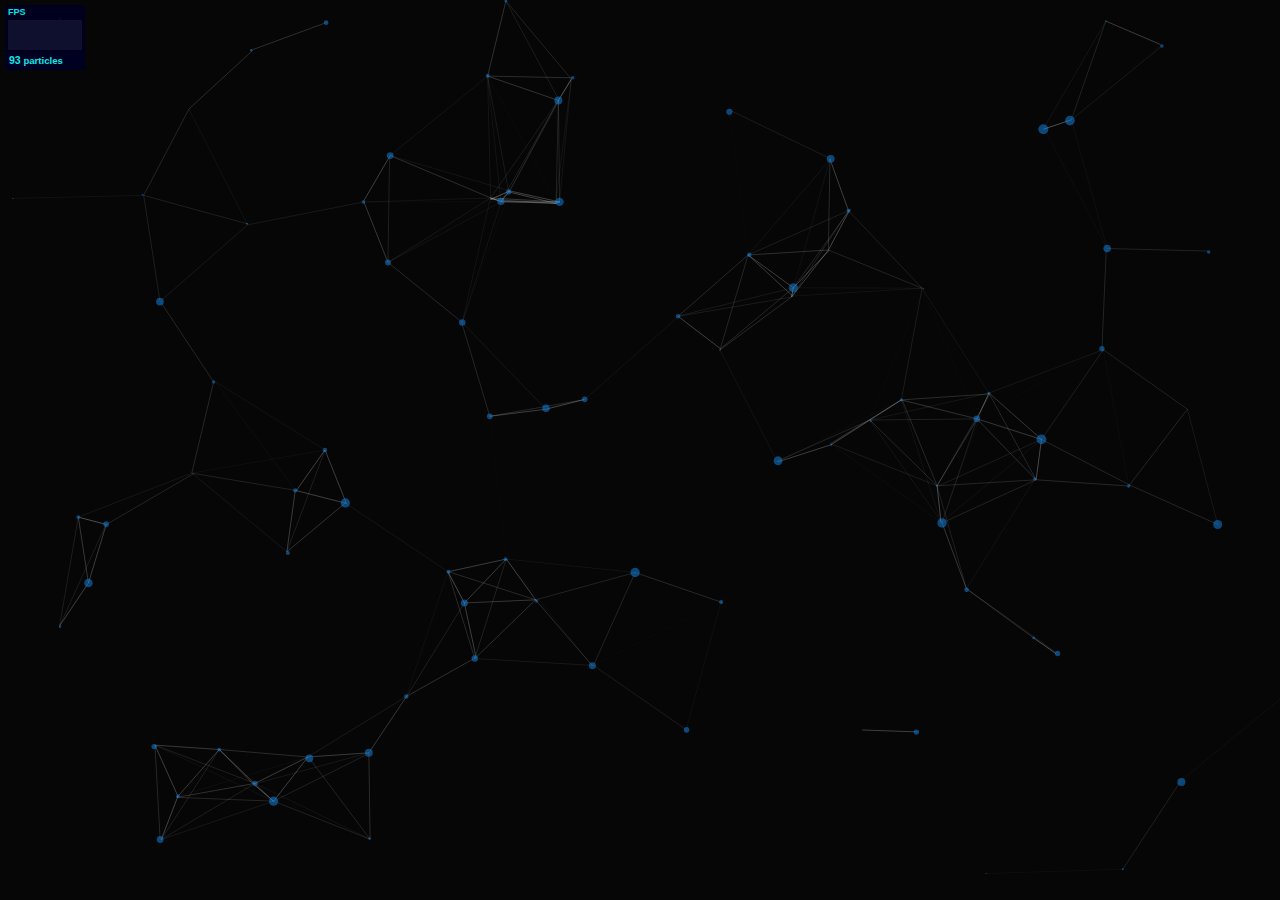
<file: static/libs/particles/index.html>
<!DOCTYPE html>
<html lang="en">
<head>
  <meta charset="utf-8">
  <title>particles.js</title>
  <meta name="description" content="particles.js is a lightweight JavaScript library for creating particles.">
  <meta name="author" content="Vincent Garreau" />
  <meta name="viewport" content="width=device-width, initial-scale=1.0, minimum-scale=1.0, maximum-scale=1.0, user-scalable=no">
  <link rel="stylesheet" media="screen" href="css/style.css">
</head>
<body>

<!-- count particles -->
<div class="count-particles">
  <span class="js-count-particles">--</span> particles
</div>

<!-- particles.js container -->
<div id="particles-js"></div>

<!-- scripts -->
<script src="particles.min.js"></script>
<script src="js/app.js"></script>

<!-- stats.js -->
<script src="js/lib/stats.js"></script>
<script>
  var count_particles, stats, update;
  stats = new Stats;
  stats.setMode(0);
  stats.domElement.style.position = 'absolute';
  stats.domElement.style.left = '0px';
  stats.domElement.style.top = '0px';
  document.body.appendChild(stats.domElement);
  count_particles = document.querySelector('.js-count-particles');
  update = function() {
    stats.begin();
    stats.end();
    if (window.pJSDom[0].pJS.particles && window.pJSDom[0].pJS.particles.array) {
      count_particles.innerText = window.pJSDom[0].pJS.particles.array.length;
    }
    requestAnimationFrame(update);
  };
  requestAnimationFrame(update);
</script>

</body>
</html>
</file>
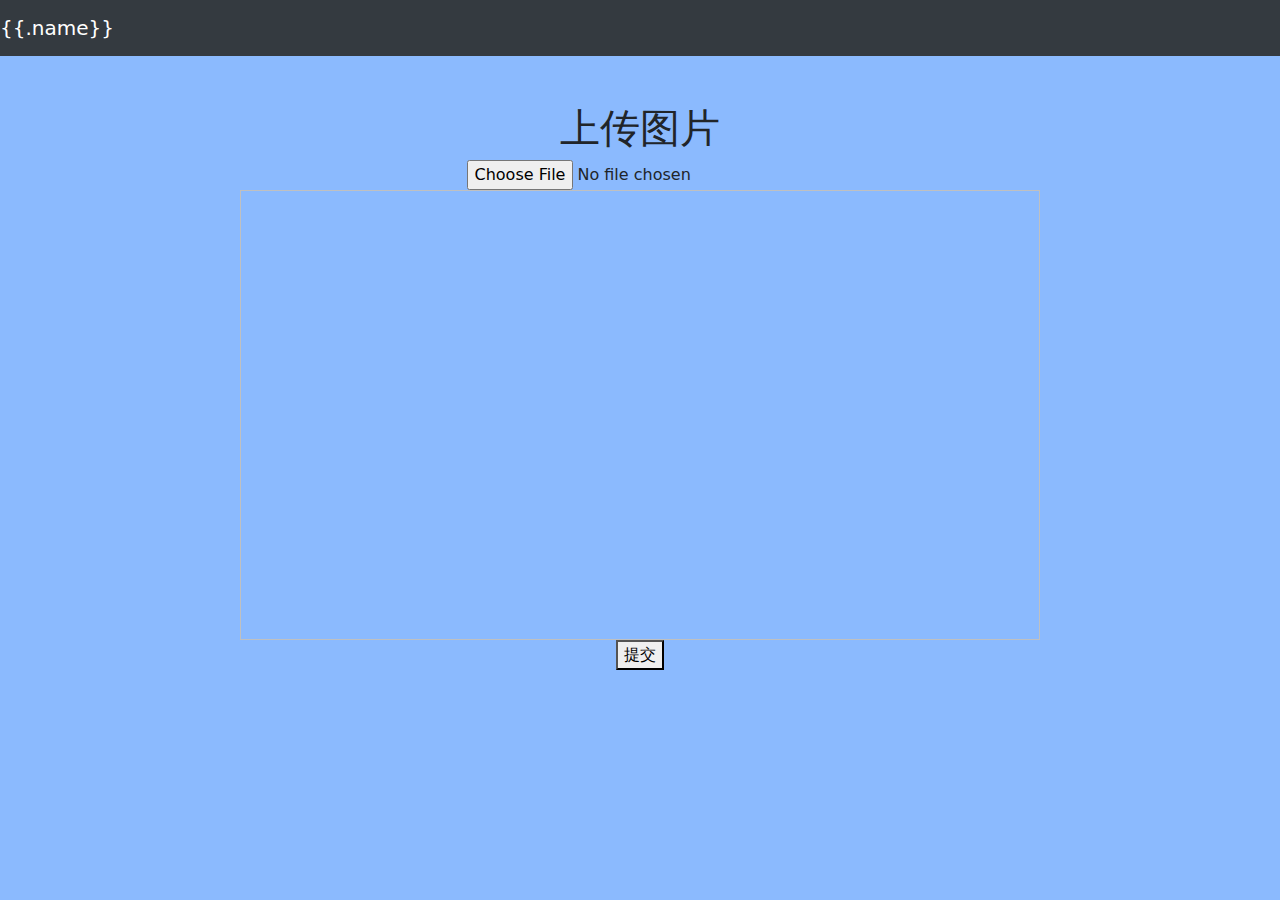
<file: templates/AddPhoto.html>
<!DOCTYPE HTML>
<html>
<head>
    <meta charset="utf-8">
    <title>HTML5 图片上传预览</title>
    <script src="../static/libs/jquery-3.5.0/jquery-3.5.0.min.js"></script>
    <script src="../static/js/bootstrap.js"></script>

    <link rel="stylesheet" href="../static/css/bootstrap.css">
    <link rel="stylesheet" type="text/css" href="../static/css/AddPhoto.css">
</head>
<body>
<nav class="navbar navbar-expand-md navbar-dark bg-dark">
    <span class="navbar-brand">{{.name}}</span>
    <button class="navbar-toggler" data-toggle="collapse" data-target="#navbar">
        <span class="navbar-toggler-icon"></span>
    </button>
    <div id="navbar" class="collapse navbar-collapse">
        <ul class="navbar-nav">
        </ul>
    </div>
</nav>
<br>
<div class="text-center" id="main-show">
    <br/>
    <div class="container">
        <h1>上传图片</h1>
        <form action="/homepage/AddPicutre" method="post"  enctype="multipart/form-data">
            <input type="file" accept="image/*" onchange="loadFile(event)" name="f1">
            <br/>
            <img id="output" />
            <br/>
            <button type="submit">提交</button>
        </form>
    </div>
</div>
</body>
<script type="text/javascript">
    var loadFile = function(event) {
        var output = document.getElementById('output');
        output.src = URL.createObjectURL(event.target.files[0]);
        output.onload = function() {
            URL.revokeObjectURL(output.src) // free memory
        }
    };
</script>
</html>
</file>
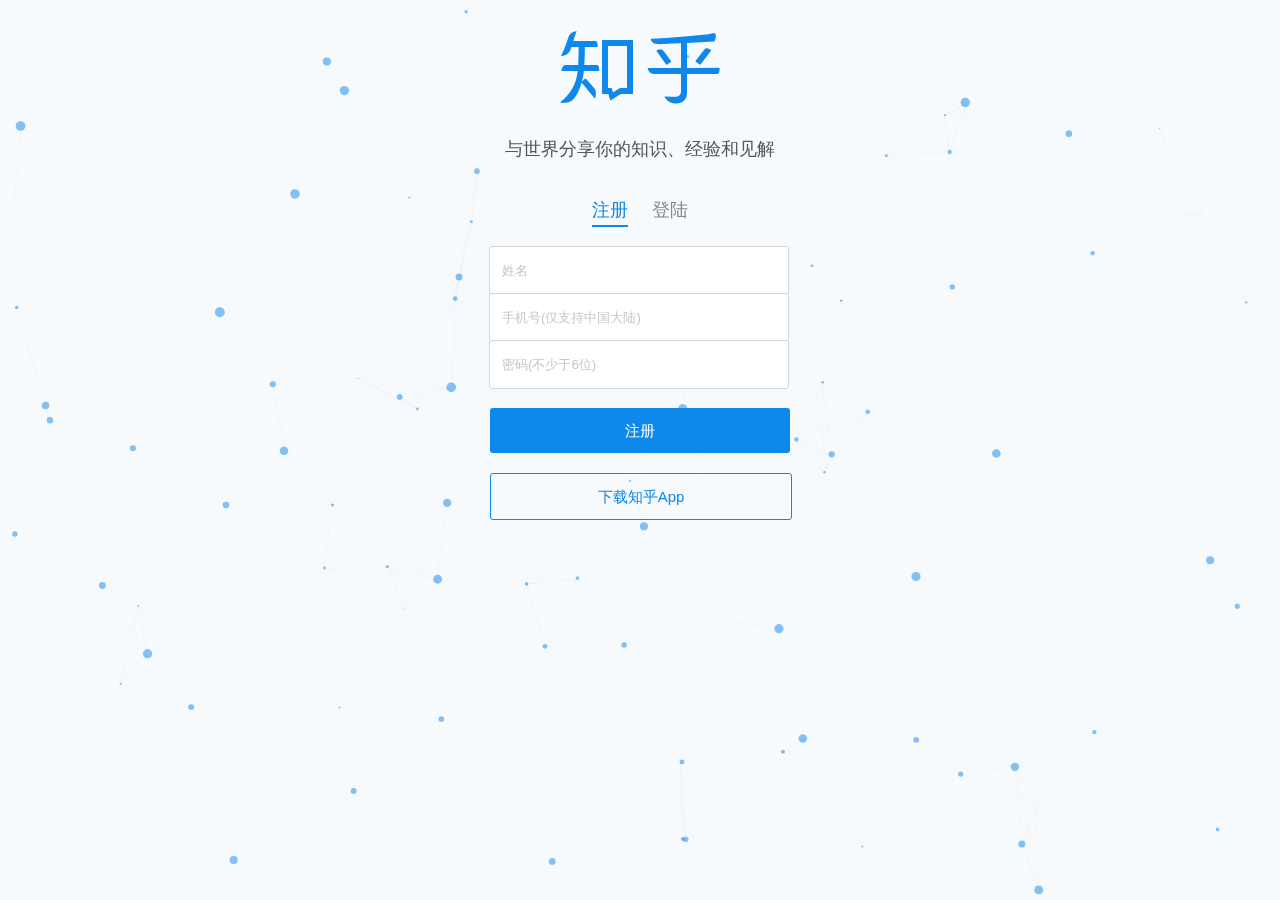
<file: templates/register.html>
<!DOCTYPE html>
<html lang="en">
<head>
	<meta charset="UTF-8" />
	<title>注册</title>
	<link rel="stylesheet" href="../static/libs/particles/css/style.css">
	<link rel="stylesheet" href="../static/libs/sweetalert2/sweetalert2.min.css">
	<link rel="stylesheet" href="../static/css/base.css">
	<link rel="stylesheet" href="../static/css/login.css">
</head>
<body>
	<!-- particles.js container -->
	<div id="particles-js"></div>
	<div id="wrapper">
		<div>
			<img src="../static/img/zhihu_old_logo.png" />
			<h2>与世界分享你的知识、经验和见解</h2>
		</div>
		<nav class="switch_nav">
			<a href="javascript:;" id="switch_signup" class="switch_btn on">注册</a>
			<a href="/login" id="switch_login" class="switch_btn">登陆</a>
			<div class="switch_bottom" id="switch_bottom"></div>
		</nav>
		<form method="post" action="">
			<ul class="group_input">
				<li>
					<input type="text" placeholder="姓名" class="name required" id="name" name="name" />
				</li>
				<li>
					<input type="text" placeholder="手机号(仅支持中国大陆)" class="mobile required" id="mobile" name="mobile" />
				</li>
				<li>
					<input type="password" placeholder="密码(不少于6位)" class="psd required" id="psd" name="psd"/>
				</li>
			</ul>
			<button type="submit" class="submit_btn" id="btnSubmit" onclick="sendSubmit()">注册</button>
			<!--<span class="agreement-tip">点击「注册」按钮，即代表你同意<a href="javascript:;">《知乎协议》</a></span>-->
		</form>
		<div class="QRcode_btn">
			<div type="submit" class="submit_btn download_btn">下载知乎App</div>
			<div class="QRcode">
				<img src="../static/img/QRcode.png" alt="QRcode" />
				<div class="box"></div>
			</div>

		</div>
  

	</div>
	<script src="../static/libs/jquery-3.5.0/jquery-3.5.0.min.js"></script>
	<script src="../static/libs/sweetalert2/sweetalert2.min.js"></script>
	<script src="../static/libs/particles/particles.min.js"></script>
	<script src="../static/libs/particles/js/app.js"></script>
	<!-- <script src="../assets/libs/particles/js/lib/stats.js"></script> -->
	<script>
		var count_particles, stats, update;
		stats = new Stats;
		stats.setMode(0);
		stats.domElement.style.position = 'absolute';
		stats.domElement.style.left = '0px';
		stats.domElement.style.top = '0px';
		document.body.appendChild(stats.domElement);
		count_particles = document.querySelector('.js-count-particles');
		update = function() {
			stats.begin();
			stats.end();
			if (window.pJSDom[0].pJS.particles && window.pJSDom[0].pJS.particles.array) {
				count_particles.innerText = window.pJSDom[0].pJS.particles.array.length;
			}
			requestAnimationFrame(update);
		};
		requestAnimationFrame(update);
	</script>	
	<script>
		$(".download_btn").click(function(){
			if($(".QRcode").css("display")=="none"){
				$(".QRcode").show();
				$(".download_btn").text("关闭二维码");
			}else{
				$(".QRcode").hide();
				$(".download_btn").text("下载知乎App");
			}
		});	
	</script>
	<script>
		$(function(){
		//为表单的必填文本框添加提示信息（选择form中的所有后代input元素）
        // $("form :input.required").each(function () {
        //     //通过jquery api：$("HTML字符串") 创建jquery对象
        //     var $required = $("<strong class='high'>*</strong>");
        //     //添加到this对象的父级对象下
        //     $(this).parent().append($required);
        // });
			// var errorMsg = $(".error-msg").text();
		//为表单元素添加失去焦点事件
		$("form :input").blur(function(){
			var $parent = $(this).parent();
			$parent.find(".msg").remove(); //删除以前的提醒元素（find()：查找匹配元素集中元素的所有匹配元素）
			//验证姓名
			if($(this).is("#name")){
				var nameVal = $.trim(this.value);
				var regName = /[~#^$@%&!*()<>:;'"{}【】  ]/;
				if(nameVal == "" || nameVal.length < 2 || regName.test(nameVal)){
					var errorMsg = " 姓名非空，长度2-20位，不包含特殊字符！";
					$parent.append("<span class='msg onError'>" + errorMsg + "</span>");
				} else{
					var okMsg=" 输入正确";
                    $parent.append("<span class='msg onSuccess'>" + okMsg + "</span>");
				}
			}			
			//验证手机号
			if($(this).is("#mobile")){
				var mobileVal = $.trim(this.value);
				var regMobile = /^1[3|4|5|7|8][0-9]{9}$/;
				if(mobileVal == "" || !regMobile.test(mobileVal)){
					var errorMsg = " 请输入有效的11位手机号码！";
					$parent.append("<span class='msg onError'>" + errorMsg + "</span>");
				} else{
					var okMsg=" 输入正确";
                    $parent.append("<span class='msg onSuccess'>" + okMsg + "</span>");
				}
			}
			//验证密码
            if($(this).is("#psd")){
                var psdVal = $.trim(this.value);
                var regPsd = /^(?![0-9]+$)(?![a-zA-Z]+$)[0-9A-Za-z]{6,20}$/;
                if(psdVal== "" || !regPsd.test(psdVal)){
                    var errorMsg = " 密码为6-20位字母、数字的组合！";
                    $parent.append("<span class='msg onError'>" + errorMsg + "</span>");
                }
                else{
                    var okMsg=" 输入正确";
                    $parent.append("<span class='msg onSuccess'>" + okMsg + "</span>");
                }
            }
		}).keyup(function(){
			//triggerHandler 防止事件执行完后，浏览器自动为标签获得焦点
			$(this).triggerHandler("blur"); 
		}).focus(function(){
			$(this).triggerHandler("blur");
		});

				//点击重置按钮时，通过trigger()来触发文本框的失去焦点事件
		$("#btnSubmit").click(function(){
    		//trigger 事件执行完后，浏览器会为submit按钮获得焦点
    		$("form .required:input").trigger("blur"); 
    		var numError = $("form .onError").length;
    		if(numError){
    			alert("输入项错误")
    		}
    	});
		})
		
	</script>
</body>
</html>
</file>
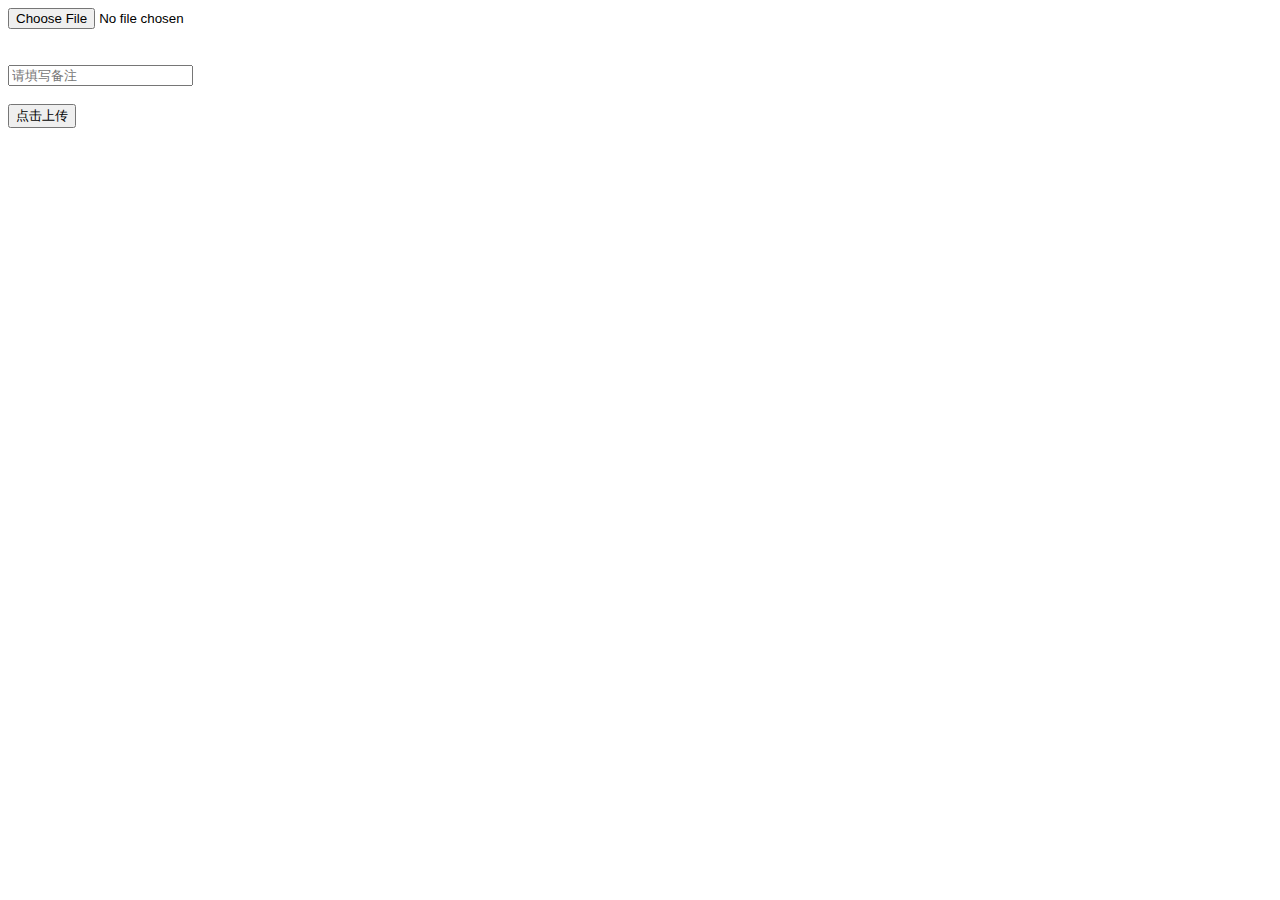
<file: templates/upload.html>
<!DOCTYPE html>
<html lang="en">
<head>
    <meta charset="UTF-8">
    <meta name="viewport" content="width=device-width, initial-scale=1.0">
    <meta http-equiv="X-UA-Compatible" content="ie=edge">
    <title>上传</title>
</head>
<body>
        <form action="/api/upload" method="post" enctype="multipart/form-data">
            <input type="file" name="file"  accept="image/*"><br><br><br>
            <input type="text" name="note" placeholder="请填写备注"><br><br>
            <input type="submit" value="点击上传">
        </form>

</body>
</html>
</file>
<file: static/css/AddPhoto.css>
html,body{
    background-color: #8bbafe;
    background-repeat: no-repeat;
    background-attachment: fixed;
    background-size: cover;
}

.row {
    margin-top: 4px;
    margin-bottom: 4px;
}

#output{
    width: 800px;
    height: 450px;
}
</file>
<file: static/css/base.css>
@charset "utf-8";
body,div,dl,dt,dd,ul,ol,li,h1,h2,h3,h4,h5,h6,pre,code,form,fieldset,legend,input,textarea,p,blockquote,th,td,hr,button,article,aside,details,figcaption,figure,footer,header,hgroup,menu,nav,section {
    margin: 0;
    padding: 0;
}

article,aside,details,figcaption,figure,footer,header,hgroup,menu,nav,section {
    display: block;
}

h1,h2,h3,h4,h5,h6 {
    font-size: 100%;
}

address,cite,dfn,em,i,u,var {
    font-style: normal;
}
strong,b {
	font-weight: normal;
}
code,kbd,pre,samp {
    font-family: courier new,courier,monospace;
}
ul,ol,li {
    list-style: none;
}

a {
    text-decoration: none;
    color: #333;
    cursor: pointer;
}
a:link,
a:visited,
a:hover,
a:active {
	text-decoration: none;
	color: #0f88eb;  /*----- 主色调颜色 -----*/
}
sup {
    vertical-align: text-top;
}

sub {
    vertical-align: text-bottom;
}

legend {
    color: #333;
}

fieldset,img {
    border: 0;
}

img,object {
    vertical-align: middle;
}

table {
    width: 100%;
    max-width: 100%;
    background-color: transparent;
    border-collapse: collapse;
    border-spacing: 0;
}

body {
    color: #333;
    font-family: "Microsoft YaHei",PingFangSC-Regular,Verdana,Arial,Helvetica,sans-serif,"宋体";
    font-size: 12px;
}

/*----- 去掉虚框 -----*/
input:focus, select:focus {outline: 0 !important;} 
button::-moz-focus-inner,
input::-moz-focus-inner {border-color:transparent!important;}


/*----- mobile -----*/
html {-webkit-text-size-adjust: 100%;}
a,button,input,optgroup,select,textarea {
	-webkit-tap-highlight-color: rgba(0,0,0,0);
} 
/*去除系统默认appearance的样式,常用于IOS下移除原生样式*/
input[type="submit"], input[type="reset"], input[type="button"],input[type="text"],input[type="password"],textarea, button { 
	-webkit-appearance: none !important; 
}

/*----- 美化checkbox和radio -----*/
input[type="checkbox"],
input[type="radio"] {
	width: 20px;
	height: 20px;
	background-color:#fff;
	-webkit-appearance:none;
	border:1px solid #c9c9c9;
	border-radius: 2px;
	outline: none;
}
input[type="radio"] {border-radius: 50%;}
input[type="checkbox"]:checked,
input[type="radio"]:checked {
	background-color: #ff7800;
	border-color: #ff7800;
	background-clip: content-box;
	padding:2px;
}

/*a {
	text-decoration:none;
	word-wrap:break-word;
	outline:none;
	transition:all 0.2s ease-in-out;
	-webkit-transition:all 0.2s ease-in-out;
	-moz-transition:all 0.2s ease-in-out;
	-o-transition:all 0.2s ease-in-out;
	-ms-transition:all 0.2s ease-in-out;
}*/

/*----- 占位符样式 -----*/
/*除了Firefox是 ::[prefix]placeholder，其他浏览器都是使用 ::[prefix]input-placeholder*/
input::-webkit-input-placeholder,
textarea::-webkit-input-placeholder {
	color: #c7c7c7;
}
input:-ms-input-placeholder,
textarea:-ms-input-placeholder {  /*----- IE10+ -----*/
	color: #c7c7c7;
}
input:-moz-placeholder,
textarea:-moz-placeholder {  /*----- Firefox4-18 -----*/
	color: #c7c7c7;
}
input::-moz-placeholder,
textarea::-moz-placeholder {  /*----- Firefox19+ -----*/
	color: #c7c7c7;
}
input:focus,
textarea:focus {
	border:1px solid #0f88eb;  /*----- 主色调颜色 -----*/
	/*box-shadow: 0 0 10px #ffdb81;*/
}
</file>
<file: static/css/login.css>
*{
	margin: 0;
	padding: 0;
}
body{
	color: #555;
	font-size: 15px;
	line-height: 1.7;
	background-color: #f7fafc;
	text-align: center;
	font-family: "Helvetica Neue",Helvetica,"PingFang SC","Hiragino Sans GB","Microsoft YaHei",Arial,sans-serif;
}
html,body{
	height: 100%;

}
body,ul,ol,li,h1,h2,h3,h4,h5,p{
	margin:0;
	padding: 0;
}
a{
	text-decoration: none;
}
#particles-js {
	position: absolute;
	top: 0;
	left: 0;
}
#wrapper{
	width:300px;
	margin:0 auto;
	padding-top:30px;
	position: relative;
}
h2{
	margin:30px 0;
	font-weight: 400;
	font-size: 18px;
}
.switch_nav{
	margin:10px 0 20px;
}
.switch_nav a{
	color: #878787;
	font-size: 18px;
	text-align: center;
	margin:0 10px;
	display: inline-block;
}
.switch_nav a:hover{
	color: #555;
}
.switch_nav .switch_btn.on{
	color: #0f88eb;
	border-bottom: 2px solid #0f88eb;
}
.switch_nav .switch_btn{
	color: #878787;

}
.switch_btn_focus{
	color: #0f88eb;
	border-bottom: 2px solid #0f88eb;
}
.switch_btn{
	color:#878787;
	text-decoration: none; 
}
.group_input {
	position: relative;
	text-align: left;
}
.group_input input{
	width: 274px;
	padding: 16px 12px;
	margin: -1px;
	border:1px solid #d5d5d5;
	border-radius: 3px;
	background-color: #fff;
}
.group_input li {
	width: 800px;
	position: relative;
}
.group_input li .msg {
    position: absolute;
    left: 306px;  
}
.group_input li .msg.onError {
	height: 50px;
	line-height: 50px;
	font-size: 12px;
	color: red;
}
.group_input li .msg.onSuccess {
    background: #f7fafc url(../img/reg_bg.png) no-repeat;
    background-position: -9px -4px;
    color: transparent;
    width: 18px;
    height: 18px;
    top: 14px;
}
.agreement-tip{
	font-size: 90%;
	color: #878787;
}

/*#signup{
	display: block;
}
#login{
	display: none;
}*/

.states{
	position: relative;
	width:100%;
	height: 20px;
	font-size: 90%;
	margin-top: 18px;
	color: #878787;
	overflow: hidden;
}
.states .right a{
	color: #555;
}
.states>.social_account{
	position: absolute;
	left: 0;
	color: #878787;
}

.states>.left{
	float: left;
}
.states>.right{
	float: right;
}
.three_MinIcon{
	margin-left:10px;
	display: inline;
}
.three_MinIcon a{
	margin-left:20px;
}
.states .social_account:hover,.states .three_MinIcon img:hover{
	color: #555;
}
.states img{
	display: none;
}

.submit_btn{
	width: 100%;
	box-shadow: none;
	border:0;
	line-height: 45px;
	font-size: 15px;
	display: block;
	margin:20px 0;
	color: #fff;
	background-color: #0f88eb;
	border-radius: 3px;
}
.download_btn{
	border:1px solid #0f88eb;
	color: #0f88eb;
	background-color: transparent;
}
.QRcode_btn{
	position: relative;

}
.QRcode{
	position: absolute;
	background-color: #fff;
	border-radius: 10px;
	box-shadow: 0 0 8px 0 rgba(0,0,0,0.5);
	width: 310px;
	height: 310px;
	bottom: 70px;
	display: none;

}
.QRcode .box{
	position: relative;
	width: 0;
	height:0;
	border-left:20px solid transparent;
	border-right: 20px solid transparent;
	border-top:20px solid #fff;
	filter: drop-shadow(1px 1px 5px #878787);
	left:50%;
	bottom:0;
	overflow: hidden;
	z-index: 1;
	
}
.QRcode img{
	margin:30px;
}
#footer span,#footer a{
	color: #aebdc9;
	font-size: 80%;
	margin-left:6px;
}
#footer a:hover{
	text-decoration: underline;
}
</file>
<file: static/libs/particles/css/style.css>
/* =============================================================================
   HTML5 CSS Reset Minified - Eric Meyer
   ========================================================================== */

html,body,div,span,object,iframe,h1,h2,h3,h4,h5,h6,p,blockquote,pre,abbr,address,cite,code,del,dfn,em,img,ins,kbd,q,samp,small,strong,sub,sup,var,b,i,dl,dt,dd,ol,ul,li,fieldset,form,label,legend,table,caption,tbody,tfoot,thead,tr,th,td,article,aside,canvas,details,figcaption,figure,footer,header,hgroup,menu,nav,section,summary,time,mark,audio,video{margin:0;padding:0;border:0;outline:0;font-size:100%;vertical-align:baseline;background:transparent}
body{line-height:1}
article,aside,details,figcaption,figure,footer,header,hgroup,menu,nav,section{display:block}
nav ul{list-style:none}
blockquote,q{quotes:none}
blockquote:before,blockquote:after,q:before,q:after{content:none}
a{margin:0;padding:0;font-size:100%;vertical-align:baseline;background:transparent;text-decoration:none}
mark{background-color:#ff9;color:#000;font-style:italic;font-weight:bold}
del{text-decoration:line-through}
abbr[title],dfn[title]{border-bottom:1px dotted;cursor:help}
table{border-collapse:collapse;border-spacing:0}
hr{display:block;height:1px;border:0;border-top:1px solid #ccc;margin:1em 0;padding:0}
input,select{vertical-align:middle}
li{list-style:none}


/* =============================================================================
   My CSS
   ========================================================================== */

/* ---- base ---- */

html,body{ width: 100%; height: 100%; background-color: #060606; }

html{
  -webkit-tap-highlight-color: rgba(0, 0, 0, 0);
}

body{
  font:normal 75% Arial, Helvetica, sans-serif;
}

canvas{
  display:block;
  vertical-align:bottom;
}


/* ---- stats.js ---- */

.count-particles{
  background: #000022;
  position: absolute;
  top: 48px;
  left: 0;
  width: 80px;
  color: #13E8E9;
  font-size: .8em;
  text-align: left;
  text-indent: 4px;
  line-height: 14px;
  padding-bottom: 2px;
  font-family: Helvetica, Arial, sans-serif;
  font-weight: bold;
}

.js-count-particles{
  font-size: 1.1em;
}

#stats,
.count-particles{
  -webkit-user-select: none;
  margin-top: 5px;
  margin-left: 5px;
}

#stats{
  border-radius: 3px 3px 0 0;
  overflow: hidden;
}

.count-particles{
  border-radius: 0 0 3px 3px;
}


/* ---- particles.js container ---- */

#particles-js{ 
  width: 100%; 
  height: 100%; 
  /*background-color: #002B5A; */
  background-image: url(''); 
  background-size: cover; 
  background-position: 50% 50%; 
  background-repeat: no-repeat; 
}
</file>
